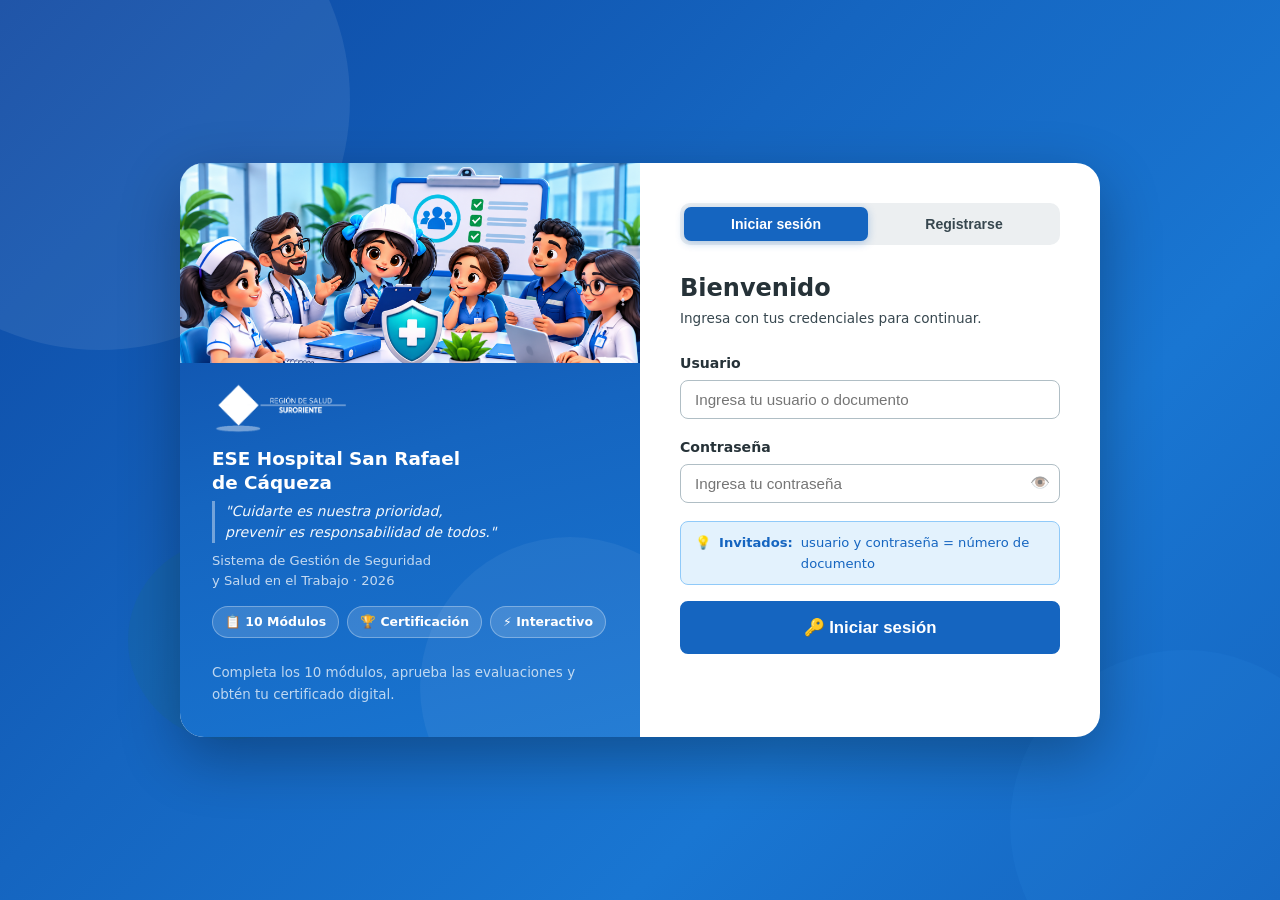
<file: SG-SST-Hospital-Caqueza/index.html>
<!DOCTYPE html>
<html lang="es">
<head>
  <meta charset="UTF-8" />
  <meta name="viewport" content="width=device-width, initial-scale=1.0" />
  <title>SG-SST | ESE Hospital San Rafael de Cáqueza – Inducción</title>
  <link rel="stylesheet" href="css/styles.css" />
  <link rel="stylesheet" href="css/login.css" />
</head>
<body class="login-body">

  <!-- ============================================================
       PANTALLA DE BIENVENIDA / LOGIN
       ============================================================ -->
  <div class="login-bg">
    <!-- Decoración de fondo -->
    <div class="login-blob login-blob-1"></div>
    <div class="login-blob login-blob-2"></div>
    <div class="login-blob login-blob-3"></div>

    <div class="login-wrapper">

      <!-- PANEL IZQUIERDO: Branding -->
      <div class="login-brand-panel">

        <!-- Imagen de portada 3D -->
        <div class="brand-portada-wrap">
          <img src="img/portada.png" alt="Inducción SG-SST Hospital Cáqueza" class="brand-portada-img"
               onerror="this.parentElement.style.display='none'" />
        </div>

        <!-- Logo institucional -->
        <div class="brand-logo-container">
          <img src="img/logo.png" alt="ESE Hospital San Rafael de Cáqueza"
               class="brand-logo-img"
               onerror="this.style.display='none'; document.getElementById('logo-fallback').style.display='flex'" />
          <div id="logo-fallback" class="brand-logo-circle" style="display:none">
            <span class="brand-logo-emoji">🏥</span>
          </div>
        </div>

        <h1 class="brand-title">ESE Hospital San Rafael<br>de Cáqueza</h1>

        <!-- Eslogan corporativo -->
        <p class="brand-eslogan">
          "Cuidarte es nuestra prioridad,<br>prevenir es responsabilidad de todos."
        </p>

        <p class="brand-subtitle">Sistema de Gestión de Seguridad<br>y Salud en el Trabajo · 2026</p>

        <div class="brand-badges">
          <span class="brand-badge">📋 10 Módulos</span>
          <span class="brand-badge">🏆 Certificación</span>
          <span class="brand-badge">⚡ Interactivo</span>
        </div>

        <p class="brand-desc">
          Completa los 10 módulos, aprueba las evaluaciones y obtén tu certificado digital.
        </p>
      </div>

      <!-- PANEL DERECHO: Formularios -->
      <div class="login-form-panel">

        <!-- TABS -->
        <div class="login-tabs" role="tablist">
          <button class="login-tab active" id="tab-login" role="tab"
                  onclick="switchTab('login')" aria-selected="true">
            Iniciar sesión
          </button>
          <button class="login-tab" id="tab-register" role="tab"
                  onclick="switchTab('register')" aria-selected="false">
            Registrarse
          </button>
        </div>

        <!-- ======= FORMULARIO LOGIN ======= -->
        <div id="form-login" class="login-form-section">
          <h2 class="form-title">Bienvenido</h2>
          <p class="form-hint">Ingresa con tus credenciales para continuar.</p>

          <div id="login-alert" class="alert alert-error" style="display:none"></div>

          <div class="form-group">
            <label class="form-label" for="login-user">Usuario</label>
            <input type="text" id="login-user" class="form-control"
                   placeholder="Ingresa tu usuario o documento"
                   autocomplete="username" />
          </div>

          <div class="form-group">
            <label class="form-label" for="login-pass">Contraseña</label>
            <div class="input-password-wrapper">
              <input type="password" id="login-pass" class="form-control"
                     placeholder="Ingresa tu contraseña"
                     autocomplete="current-password"
                     onkeydown="if(event.key==='Enter') doLogin()" />
              <button type="button" class="btn-toggle-pass" onclick="togglePassword('login-pass', this)"
                      title="Mostrar/ocultar contraseña">👁️</button>
            </div>
          </div>

          <div class="login-hint-box">
            <span>💡</span>
            <strong>Invitados:</strong> usuario y contraseña = número de documento</span>
          </div>

          <button class="btn btn-primary btn-block btn-lg mt-2" onclick="doLogin()" id="btn-login">
            🔑 Iniciar sesión
          </button>
        </div>

        <!-- ======= FORMULARIO REGISTRO ======= -->
        <div id="form-register" class="login-form-section" style="display:none">
          <h2 class="form-title">Crear cuenta</h2>
          <p class="form-hint">Completa el formulario para registrarte en la plataforma.</p>

          <div id="register-alert" class="alert alert-error" style="display:none"></div>
          <div id="register-success" class="alert alert-success" style="display:none"></div>

          <div class="form-grid-2">
            <div class="form-group">
              <label class="form-label" for="reg-nombre">Nombre completo *</label>
              <input type="text" id="reg-nombre" class="form-control" placeholder="Nombres y apellidos" />
            </div>
            <div class="form-group">
              <label class="form-label" for="reg-documento">N.º de documento *</label>
              <input type="text" id="reg-documento" class="form-control" placeholder="CC / CE / NIT" />
            </div>
          </div>

          <div class="form-grid-2">
            <div class="form-group">
              <label class="form-label" for="reg-cargo">Cargo *</label>
              <input type="text" id="reg-cargo" class="form-control" placeholder="Ej. Auxiliar de enfermería" />
            </div>
            <div class="form-group">
              <label class="form-label" for="reg-area">Área / Servicio *</label>
              <input type="text" id="reg-area" class="form-control" placeholder="Ej. Urgencias" />
            </div>
          </div>

          <div class="form-grid-2">
            <div class="form-group">
              <label class="form-label" for="reg-vinculacion">Tipo de vinculación *</label>
              <select id="reg-vinculacion" class="form-control form-select">
                <option value="">-- Selecciona --</option>
                <option value="Planta">Planta</option>
                <option value="Contratista">Contratista</option>
                <option value="Pasante">Pasante / Práctica</option>
                <option value="Provisional">Provisional</option>
                <option value="Cooperativa">Cooperativa</option>
                <option value="Otro">Otro</option>
              </select>
            </div>
            <div class="form-group">
              <label class="form-label" for="reg-sede">Sede *</label>
              <select id="reg-sede" class="form-control form-select">
                <option value="">-- Selecciona --</option>
                <option value="Hospital San Rafael de Cáqueza">Hospital San Rafael de Cáqueza</option>
                <option value="Centro de Salud Guayabetal">Centro de Salud Guayabetal</option>
                <option value="Centro de Salud Quetame">Centro de Salud Quetame</option>
                <option value="Centro de Salud Gutierrez">Centro de Salud Gutierrez</option>
                <option value="Centro de Salud Chipaque">Centro de Salud Chipaque</option>
                <option value="Puesto de Salud Puente Quetame">Puesto de Salud Puente Quetame</option>
              </select>
            </div>
          </div>

          <div class="form-group">
            <label class="form-label" for="reg-correo">Correo electrónico</label>
            <input type="email" id="reg-correo" class="form-control" placeholder="correo@ejemplo.com" />
          </div>

          <div class="form-group">
            <label class="form-label" for="reg-formacion">Tipo de formación *</label>
            <select id="reg-formacion" class="form-control form-select">
              <option value="">-- Selecciona --</option>
              <option value="Inducción">Inducción (nuevo ingreso)</option>
              <option value="Reinducción">Reinducción (anual)</option>
            </select>
          </div>

          <!-- Aviso de privacidad -->
          <div class="privacy-box">
            <label class="privacy-label">
              <input type="checkbox" id="reg-privacidad" />
              <span>
                He leído y acepto el
                <a href="#" onclick="showPrivacidad(event)">Aviso de Privacidad</a>
                de la ESE Hospital San Rafael de Cáqueza para el tratamiento de mis datos personales
                en el marco de la Ley 1581 de 2012 y el Decreto 1377 de 2013.
              </span>
            </label>
          </div>

          <div class="form-hint mt-1" style="font-size:0.8rem; color: var(--gris-texto);">
            <strong>IMPORTANTE:</strong> Tu usuario y contraseña inicial serán tu <strong>número de documento</strong>.
          </div>

          <button class="btn btn-success btn-block btn-lg mt-2" onclick="doRegister()" id="btn-register">
            ✅ Registrarme
          </button>
        </div>

      </div><!-- /login-form-panel -->
    </div><!-- /login-wrapper -->
  </div><!-- /login-bg -->

  <!-- Modal aviso de privacidad -->
  <div class="modal-overlay" id="modal-privacidad">
    <div class="modal-box">
      <button class="modal-close" onclick="closeModal('modal-privacidad')">✕</button>
      <h3 style="margin-bottom:1rem">📋 Aviso de Privacidad</h3>
      <div style="font-size:0.9rem; line-height:1.7; max-height:380px; overflow-y:auto">
        <p><strong>ESE Hospital San Rafael de Cáqueza</strong> trata sus datos personales con estricto apego a la Ley 1581 de 2012 y el Decreto 1377 de 2013.</p>
        <p class="mt-2"><strong>Finalidad:</strong> Los datos recopilados (nombre, documento, cargo, área, sede, correo) se usarán exclusivamente para:</p>
        <ul style="margin-top:0.5rem; padding-left:1.5rem">
          <li>Registrar la participación en la inducción SG-SST.</li>
          <li>Generar el certificado de aprobación.</li>
          <li>Reportes internos de cumplimiento de formación.</li>
        </ul>
        <p class="mt-2"><strong>Derechos:</strong> Puede conocer, actualizar, rectificar o solicitar la supresión de sus datos contactando al área de SST o al Comité de Convivencia.</p>
        <p class="mt-2"><strong>Responsable:</strong> ESE Hospital San Rafael de Cáqueza, Cáqueza – Cundinamarca, Colombia.</p>
        <p class="mt-2">Los datos no serán compartidos con terceros sin autorización expresa, salvo obligación legal.</p>
      </div>
      <div class="text-right mt-3">
        <button class="btn btn-primary" onclick="closeModal('modal-privacidad')">Entendido</button>
      </div>
    </div>
  </div>

  <script src="js/database.js"></script>
  <script src="js/auth.js"></script>
  <script>
    // Inicializar BD
    DB.init();

    // Si ya hay sesión activa, redirigir
    if (Auth.estaAutenticado()) {
      const u = Auth.getUsuarioActual();
      window.location.href = u.rol === 'admin' ? 'pages/admin.html' : 'pages/dashboard.html';
    }

    /** Alterna entre las pestañas de login y registro */
    function switchTab(tab) {
      document.getElementById('form-login').style.display = tab === 'login' ? 'block' : 'none';
      document.getElementById('form-register').style.display = tab === 'register' ? 'block' : 'none';
      document.getElementById('tab-login').classList.toggle('active', tab === 'login');
      document.getElementById('tab-register').classList.toggle('active', tab === 'register');
    }

    /** Realiza el login */
    function doLogin() {
      const user = document.getElementById('login-user').value.trim();
      const pass = document.getElementById('login-pass').value;
      const alert = document.getElementById('login-alert');

      if (!user || !pass) {
        showAlert(alert, '⚠️ Completa todos los campos.');
        return;
      }

      const result = Auth.login(user, pass);
      if (!result.ok) {
        showAlert(alert, '❌ ' + result.msg);
        return;
      }

      // Redirigir según rol
      alert.style.display = 'none';
      const destino = result.usuario.rol === 'admin' ? '../pages/admin.html' : '../pages/dashboard.html';
      // Desde index.html en raíz, ajustar rutas:
      window.location.href = result.usuario.rol === 'admin' ? 'pages/admin.html' : 'pages/dashboard.html';
    }

    /** Registra un nuevo usuario */
    function doRegister() {
      const alertEl = document.getElementById('register-alert');
      const successEl = document.getElementById('register-success');
      alertEl.style.display = 'none';
      successEl.style.display = 'none';

      const datos = {
        nombre: document.getElementById('reg-nombre').value.trim(),
        documento: document.getElementById('reg-documento').value.trim(),
        cargo: document.getElementById('reg-cargo').value.trim(),
        area: document.getElementById('reg-area').value.trim(),
        vinculacion: document.getElementById('reg-vinculacion').value,
        sede: document.getElementById('reg-sede').value,
        correo: document.getElementById('reg-correo').value.trim(),
        tipoFormacion: document.getElementById('reg-formacion').value,
        aceptaPrivacidad: document.getElementById('reg-privacidad').checked
      };

      // Validaciones
      if (!datos.nombre || !datos.documento || !datos.cargo || !datos.area ||
          !datos.vinculacion || !datos.sede || !datos.tipoFormacion) {
        showAlert(alertEl, '⚠️ Completa todos los campos obligatorios (*).');
        return;
      }
      if (!datos.aceptaPrivacidad) {
        showAlert(alertEl, '⚠️ Debes aceptar el aviso de privacidad para continuar.');
        return;
      }

      const result = DB.registrarUsuario(datos);
      if (!result.ok) {
        showAlert(alertEl, '❌ ' + result.msg);
        return;
      }

      // Éxito
      successEl.innerHTML = `✅ <strong>Registro exitoso.</strong> Tu usuario es: <code>${datos.documento}</code>. 
        Tu contraseña inicial es también tu número de documento. ¡Bienvenido/a!`;
      successEl.style.display = 'flex';

      // Limpiar formulario
      ['reg-nombre','reg-documento','reg-cargo','reg-area','reg-vinculacion','reg-sede','reg-correo'].forEach(id => {
        document.getElementById(id).value = '';
      });
      ['reg-formacion'].forEach(id => {
        document.getElementById(id).value = '';
      });
      document.getElementById('reg-privacidad').checked = false;

      // Ir a login tras 2.5s
      setTimeout(() => switchTab('login'), 2500);
    }

    /** Muestra un mensaje de alerta */
    function showAlert(el, msg) {
      el.innerHTML = msg;
      el.style.display = 'flex';
      setTimeout(() => el.style.display = 'none', 5000);
    }

    /** Muestra/oculta contraseña */
    function togglePassword(inputId, btn) {
      const input = document.getElementById(inputId);
      if (input.type === 'password') {
        input.type = 'text';
        btn.textContent = '🙈';
      } else {
        input.type = 'password';
        btn.textContent = '👁️';
      }
    }

    /** Muestra modal de privacidad */
    function showPrivacidad(e) {
      e.preventDefault();
      document.getElementById('modal-privacidad').classList.add('active');
    }

    /** Cierra un modal por ID */
    function closeModal(id) {
      document.getElementById(id).classList.remove('active');
    }
  </script>
</body>
</html>
</file>
<file: SG-SST-Hospital-Caqueza/css/styles.css>
/*
 * styles.css
 * Estilos globales – Plataforma SG-SST Inducción Interactiva
 * ESE Hospital San Rafael de Cáqueza
 *
 * Paleta corporativa:
 *   --azul-primario:   #1565C0  (azul institucional)
 *   --verde-salud:     #2E7D32  (verde salud)
 *   --azul-claro:      #42A5F5  (acento)
 *   --blanco:          #FFFFFF
 *   --gris-fondo:      #F5F7FA
 *   --gris-texto:      #37474F
 *   --naranja-acento:  #FF6F00  (alerta / énfasis)
 */

/* ============================================================
   RESET Y BASE
   ============================================================ */
*, *::before, *::after {
  box-sizing: border-box;
  margin: 0;
  padding: 0;
}

:root {
  --azul-primario:   #1565C0;
  --azul-oscuro:     #0D47A1;
  --azul-claro:      #42A5F5;
  --verde-salud:     #2E7D32;
  --verde-claro:     #43A047;
  --blanco:          #FFFFFF;
  --gris-fondo:      #F5F7FA;
  --gris-claro:      #ECEFF1;
  --gris-medio:      #B0BEC5;
  --gris-texto:      #37474F;
  --gris-oscuro:     #263238;
  --naranja-acento:  #FF6F00;
  --rojo-error:      #C62828;
  --verde-exito:     #2E7D32;
  --sombra-sm:       0 2px 8px rgba(0,0,0,0.10);
  --sombra-md:       0 4px 20px rgba(0,0,0,0.13);
  --sombra-lg:       0 8px 40px rgba(0,0,0,0.16);
  --radio-sm:        8px;
  --radio-md:        12px;
  --radio-lg:        20px;
  --transicion:      0.25s ease;
}

html {
  font-size: 16px;
  scroll-behavior: smooth;
}

body {
  font-family: 'Segoe UI', system-ui, -apple-system, sans-serif;
  background: var(--gris-fondo);
  color: var(--gris-texto);
  line-height: 1.6;
  min-height: 100vh;
}

a { color: var(--azul-primario); text-decoration: none; }
a:hover { text-decoration: underline; }

img { max-width: 100%; display: block; }

ul, ol { padding-left: 1.25rem; }

/* ============================================================
   TIPOGRAFÍA
   ============================================================ */
h1, h2, h3, h4, h5 {
  color: var(--gris-oscuro);
  font-weight: 700;
  line-height: 1.25;
}
h1 { font-size: clamp(1.6rem, 4vw, 2.4rem); }
h2 { font-size: clamp(1.3rem, 3vw, 1.9rem); }
h3 { font-size: clamp(1.1rem, 2.5vw, 1.4rem); }
h4 { font-size: 1.1rem; }

/* ============================================================
   NAVBAR
   ============================================================ */
.navbar {
  background: linear-gradient(135deg, var(--azul-oscuro) 0%, var(--azul-primario) 100%);
  padding: 0 1.5rem;
  display: flex;
  align-items: center;
  justify-content: space-between;
  height: 64px;
  position: sticky;
  top: 0;
  z-index: 1000;
  box-shadow: var(--sombra-md);
}

.navbar-brand {
  display: flex;
  align-items: center;
  gap: 12px;
  color: var(--blanco);
  font-weight: 700;
  font-size: 1rem;
}

.navbar-brand .logo-icon {
  width: 40px;
  height: 40px;
  background: var(--blanco);
  border-radius: 50%;
  display: flex;
  align-items: center;
  justify-content: center;
  font-size: 1.3rem;
  box-shadow: var(--sombra-sm);
  flex-shrink: 0;
}

.navbar-brand .brand-text {
  display: flex;
  flex-direction: column;
  line-height: 1.2;
}

.navbar-brand .brand-name { font-size: 0.95rem; }
.navbar-brand .brand-sub  { font-size: 0.72rem; opacity: 0.85; font-weight: 400; }

.navbar-actions {
  display: flex;
  align-items: center;
  gap: 12px;
}

.navbar-user {
  color: var(--blanco);
  font-size: 0.85rem;
  opacity: 0.9;
  display: flex;
  align-items: center;
  gap: 6px;
}

.btn-logout {
  background: rgba(255,255,255,0.15);
  color: var(--blanco);
  border: 1px solid rgba(255,255,255,0.3);
  padding: 6px 14px;
  border-radius: var(--radio-sm);
  font-size: 0.82rem;
  cursor: pointer;
  transition: background var(--transicion);
}

.btn-logout:hover { background: rgba(255,255,255,0.28); }

/* ============================================================
   BOTONES
   ============================================================ */
.btn {
  display: inline-flex;
  align-items: center;
  justify-content: center;
  gap: 8px;
  padding: 10px 22px;
  border-radius: var(--radio-sm);
  font-size: 0.95rem;
  font-weight: 600;
  cursor: pointer;
  border: 2px solid transparent;
  transition: all var(--transicion);
  white-space: nowrap;
  text-decoration: none;
}

.btn-primary {
  background: var(--azul-primario);
  color: var(--blanco);
  border-color: var(--azul-primario);
}
.btn-primary:hover {
  background: var(--azul-oscuro);
  border-color: var(--azul-oscuro);
  transform: translateY(-1px);
  box-shadow: var(--sombra-sm);
}

.btn-success {
  background: var(--verde-salud);
  color: var(--blanco);
  border-color: var(--verde-salud);
}
.btn-success:hover {
  background: var(--verde-claro);
  border-color: var(--verde-claro);
  transform: translateY(-1px);
}

.btn-outline {
  background: transparent;
  color: var(--azul-primario);
  border-color: var(--azul-primario);
}
.btn-outline:hover {
  background: var(--azul-primario);
  color: var(--blanco);
}

.btn-danger {
  background: var(--rojo-error);
  color: var(--blanco);
  border-color: var(--rojo-error);
}

.btn-sm { padding: 6px 14px; font-size: 0.82rem; }
.btn-lg { padding: 14px 32px; font-size: 1.05rem; }
.btn-block { width: 100%; }

.btn:disabled {
  opacity: 0.5;
  cursor: not-allowed;
  transform: none !important;
}

/* ============================================================
   TARJETAS (CARDS)
   ============================================================ */
.card {
  background: var(--blanco);
  border-radius: var(--radio-md);
  padding: 1.5rem;
  box-shadow: var(--sombra-sm);
  transition: box-shadow var(--transicion), transform var(--transicion);
}

.card:hover { box-shadow: var(--sombra-md); }

.card-header {
  margin-bottom: 1rem;
  padding-bottom: 0.75rem;
  border-bottom: 2px solid var(--gris-claro);
}

.card-title {
  font-size: 1.1rem;
  font-weight: 700;
  color: var(--gris-oscuro);
  display: flex;
  align-items: center;
  gap: 8px;
}

/* ============================================================
   FORMULARIOS
   ============================================================ */
.form-group {
  margin-bottom: 1.1rem;
}

.form-label {
  display: block;
  font-size: 0.88rem;
  font-weight: 600;
  color: var(--gris-oscuro);
  margin-bottom: 5px;
}

.form-control {
  width: 100%;
  padding: 10px 14px;
  border: 1.5px solid var(--gris-medio);
  border-radius: var(--radio-sm);
  font-size: 0.95rem;
  color: var(--gris-texto);
  background: var(--blanco);
  transition: border-color var(--transicion), box-shadow var(--transicion);
}

.form-control:focus {
  outline: none;
  border-color: var(--azul-primario);
  box-shadow: 0 0 0 3px rgba(21,101,192,0.12);
}

.form-control.is-invalid { border-color: var(--rojo-error); }
.form-control.is-valid   { border-color: var(--verde-salud); }

.form-select {
  appearance: none;
  background-image: url("data:image/svg+xml,%3Csvg xmlns='http://www.w3.org/2000/svg' width='12' height='8'%3E%3Cpath d='M6 8L0 0h12z' fill='%2337474F'/%3E%3C/svg%3E");
  background-repeat: no-repeat;
  background-position: right 12px center;
  padding-right: 36px;
}

.form-error {
  font-size: 0.8rem;
  color: var(--rojo-error);
  margin-top: 4px;
  display: none;
}

.form-error.visible { display: block; }

/* ============================================================
   ALERTAS
   ============================================================ */
.alert {
  padding: 12px 16px;
  border-radius: var(--radio-sm);
  font-size: 0.9rem;
  display: flex;
  align-items: flex-start;
  gap: 10px;
  margin-bottom: 1rem;
}

.alert-error   { background: #FFEBEE; color: var(--rojo-error); border-left: 4px solid var(--rojo-error); }
.alert-success { background: #E8F5E9; color: var(--verde-salud); border-left: 4px solid var(--verde-salud); }
.alert-info    { background: #E3F2FD; color: var(--azul-primario); border-left: 4px solid var(--azul-primario); }
.alert-warning { background: #FFF3E0; color: var(--naranja-acento); border-left: 4px solid var(--naranja-acento); }

/* ============================================================
   MODAL
   ============================================================ */
.modal-overlay {
  position: fixed;
  inset: 0;
  background: rgba(0,0,0,0.55);
  display: none;
  align-items: center;
  justify-content: center;
  z-index: 2000;
  padding: 1rem;
}

.modal-overlay.active { display: flex; }

.modal-box {
  background: var(--blanco);
  border-radius: var(--radio-lg);
  padding: 2rem;
  max-width: 540px;
  width: 100%;
  position: relative;
  box-shadow: var(--sombra-lg);
  animation: modalIn 0.25s ease;
}

@keyframes modalIn {
  from { transform: scale(0.9); opacity: 0; }
  to   { transform: scale(1);   opacity: 1; }
}

.modal-close {
  position: absolute;
  top: 14px; right: 16px;
  background: none;
  border: none;
  font-size: 1.4rem;
  cursor: pointer;
  color: var(--gris-medio);
  line-height: 1;
  padding: 2px 6px;
  border-radius: 4px;
  transition: color var(--transicion);
}

.modal-close:hover { color: var(--gris-texto); }

/* ============================================================
   BADGE / CHIP
   ============================================================ */
.badge {
  display: inline-block;
  padding: 3px 10px;
  border-radius: 20px;
  font-size: 0.75rem;
  font-weight: 600;
}

.badge-primary { background: var(--azul-primario); color: var(--blanco); }
.badge-success { background: var(--verde-salud); color: var(--blanco); }
.badge-warning { background: var(--naranja-acento); color: var(--blanco); }
.badge-danger  { background: var(--rojo-error); color: var(--blanco); }
.badge-muted   { background: var(--gris-claro); color: var(--gris-texto); }

/* ============================================================
   PROGRESS BAR
   ============================================================ */
.progress-container {
  background: var(--gris-claro);
  border-radius: 20px;
  overflow: hidden;
  height: 10px;
}

.progress-bar {
  height: 100%;
  border-radius: 20px;
  background: linear-gradient(90deg, var(--azul-primario), var(--azul-claro));
  transition: width 0.4s ease;
}

.progress-bar.success {
  background: linear-gradient(90deg, var(--verde-salud), var(--verde-claro));
}

/* ============================================================
   UTILIDADES
   ============================================================ */
.container {
  max-width: 1200px;
  margin: 0 auto;
  padding: 0 1.5rem;
}

.text-center { text-align: center; }
.text-right  { text-align: right; }
.mt-1 { margin-top: 0.5rem; }
.mt-2 { margin-top: 1rem; }
.mt-3 { margin-top: 1.5rem; }
.mt-4 { margin-top: 2rem; }
.mb-1 { margin-bottom: 0.5rem; }
.mb-2 { margin-bottom: 1rem; }
.mb-3 { margin-bottom: 1.5rem; }
.mb-4 { margin-bottom: 2rem; }
.d-flex { display: flex; }
.align-center { align-items: center; }
.justify-between { justify-content: space-between; }
.gap-1 { gap: 0.5rem; }
.gap-2 { gap: 1rem; }
.fw-bold { font-weight: 700; }
.text-muted { color: var(--gris-medio); }
.text-primary { color: var(--azul-primario); }
.text-success { color: var(--verde-salud); }
.text-danger  { color: var(--rojo-error); }

/* Listas con estilo dentro de pantallas de módulo */
.screen-list {
  margin-top: 0.5rem;
  padding-left: 1.5rem;
}

.screen-list li {
  margin-bottom: 0.4rem;
  line-height: 1.55;
}

/* ============================================================
   LOADER / SPINNER
   ============================================================ */
.spinner {
  width: 36px; height: 36px;
  border: 4px solid var(--gris-claro);
  border-top-color: var(--azul-primario);
  border-radius: 50%;
  animation: spin 0.7s linear infinite;
  margin: 2rem auto;
}

@keyframes spin { to { transform: rotate(360deg); } }

/* ============================================================
   RESPONSIVE HELPERS
   ============================================================ */
@media (max-width: 768px) {
  .navbar { padding: 0 1rem; }
  .navbar-brand .brand-sub { display: none; }
  .container { padding: 0 1rem; }
  .modal-box { padding: 1.5rem; }
  .btn-lg { padding: 12px 24px; }
}

@media (max-width: 480px) {
  .navbar-brand .brand-name { font-size: 0.82rem; }
  .btn { padding: 9px 16px; font-size: 0.88rem; }
}
</file>
<file: SG-SST-Hospital-Caqueza/css/login.css>
/*
 * login.css
 * Estilos específicos para la pantalla de login/registro
 */

body.login-body {
  overflow-x: hidden;
  min-height: 100vh;
}

/* ============================================================
   FONDO CON GRADIENTE + BLOBS DECORATIVOS
   ============================================================ */
.login-bg {
  min-height: 100vh;
  background: linear-gradient(135deg, #0D47A1 0%, #1565C0 40%, #1976D2 70%, #1565C0 100%);
  display: flex;
  align-items: center;
  justify-content: center;
  padding: 2rem 1rem;
  position: relative;
  overflow: hidden;
}

.login-blob {
  position: absolute;
  border-radius: 50%;
  opacity: 0.08;
  pointer-events: none;
}

.login-blob-1 {
  width: 500px; height: 500px;
  background: #FFFFFF;
  top: -150px; left: -150px;
  animation: blobFloat 8s ease-in-out infinite;
}

.login-blob-2 {
  width: 350px; height: 350px;
  background: #42A5F5;
  bottom: -100px; right: -80px;
  animation: blobFloat 10s ease-in-out infinite reverse;
}

.login-blob-3 {
  width: 200px; height: 200px;
  background: #2E7D32;
  top: 60%; left: 10%;
  animation: blobFloat 6s ease-in-out infinite;
}

@keyframes blobFloat {
  0%, 100% { transform: translate(0, 0) scale(1); }
  50%       { transform: translate(20px, -20px) scale(1.05); }
}

/* ============================================================
   CONTENEDOR PRINCIPAL
   ============================================================ */
.login-wrapper {
  display: grid;
  grid-template-columns: 1fr 1fr;
  max-width: 920px;
  width: 100%;
  background: #FFFFFF;
  border-radius: 24px;
  overflow: hidden;
  box-shadow: 0 20px 60px rgba(0,0,0,0.30);
  position: relative;
  z-index: 1;
}

/* ============================================================
   PANEL IZQUIERDO – BRANDING
   ============================================================ */
.login-brand-panel {
  background: linear-gradient(165deg, #0D47A1 0%, #1565C0 50%, #1976D2 100%);
  padding: 1.8rem 2rem 2rem;
  display: flex;
  flex-direction: column;
  align-items: flex-start;
  justify-content: flex-start;
  color: #FFFFFF;
  position: relative;
  overflow: hidden;
}

.login-brand-panel::before {
  content: '';
  position: absolute;
  width: 300px; height: 300px;
  background: rgba(255,255,255,0.05);
  border-radius: 50%;
  bottom: -100px; right: -80px;
}

/* Imagen de portada 3D */
.brand-portada-wrap {
  width: calc(100% + 4rem);  /* sangra a los bordes del panel */
  margin: -1.8rem -2rem 1.2rem;
  overflow: hidden;
  flex-shrink: 0;
  max-height: 200px;
}

.brand-portada-img {
  width: 100%;
  height: 200px;
  object-fit: cover;
  object-position: center top;
  display: block;
}

/* Logo institucional */
.brand-logo-container { margin-bottom: 0.8rem; }

.brand-logo-img {
  max-height: 52px;
  max-width: 220px;
  object-fit: contain;
  filter: brightness(0) invert(1); /* lo convierte a blanco para que resalte sobre el fondo azul */
  display: block;
}

.brand-logo-circle {
  width: 68px; height: 68px;
  background: rgba(255,255,255,0.15);
  border-radius: 50%;
  display: flex;
  align-items: center;
  justify-content: center;
  border: 3px solid rgba(255,255,255,0.35);
  box-shadow: 0 4px 20px rgba(0,0,0,0.20);
}

.brand-logo-emoji { font-size: 2.2rem; }

.brand-title {
  font-size: 1.15rem;
  font-weight: 800;
  color: #FFFFFF;
  line-height: 1.3;
  margin-bottom: 0.4rem;
}

/* Eslogan corporativo */
.brand-eslogan {
  font-size: 0.88rem;
  font-style: italic;
  color: rgba(255,255,255,0.95);
  line-height: 1.5;
  margin-bottom: 0.5rem;
  border-left: 3px solid rgba(255,255,255,0.4);
  padding-left: 10px;
}

.brand-subtitle {
  font-size: 0.82rem;
  color: rgba(255,255,255,0.75);
  line-height: 1.5;
  margin-bottom: 1rem;
}

.brand-badges {
  display: flex;
  flex-wrap: wrap;
  gap: 8px;
  margin-bottom: 1.5rem;
}

.brand-badge {
  background: rgba(255,255,255,0.15);
  border: 1px solid rgba(255,255,255,0.3);
  padding: 5px 12px;
  border-radius: 20px;
  font-size: 0.78rem;
  font-weight: 600;
  color: #FFFFFF;
}

.brand-desc {
  font-size: 0.84rem;
  color: rgba(255,255,255,0.72);
  line-height: 1.6;
}

/* ============================================================
   PANEL DERECHO – FORMULARIO
   ============================================================ */
.login-form-panel {
  padding: 2.5rem 2.5rem;
  display: flex;
  flex-direction: column;
  overflow-y: auto;
  max-height: 90vh;
}

/* Tabs */
.login-tabs {
  display: flex;
  gap: 4px;
  background: var(--gris-claro);
  padding: 4px;
  border-radius: 10px;
  margin-bottom: 1.8rem;
}

.login-tab {
  flex: 1;
  padding: 9px;
  border: none;
  background: transparent;
  border-radius: 7px;
  font-size: 0.88rem;
  font-weight: 600;
  cursor: pointer;
  color: var(--gris-texto);
  transition: all 0.2s ease;
}

.login-tab.active {
  background: var(--azul-primario);
  color: #FFFFFF;
  box-shadow: 0 2px 8px rgba(21,101,192,0.3);
}

/* Títulos del formulario */
.form-title {
  font-size: 1.5rem;
  font-weight: 700;
  color: var(--gris-oscuro);
  margin-bottom: 0.3rem;
}

.form-hint {
  font-size: 0.85rem;
  color: var(--gris-texto);
  margin-bottom: 1.4rem;
}

/* Grid 2 columnas en registro */
.form-grid-2 {
  display: grid;
  grid-template-columns: 1fr 1fr;
  gap: 0 1rem;
}

/* Input password con ojito */
.input-password-wrapper {
  position: relative;
}

.input-password-wrapper .form-control {
  padding-right: 44px;
}

.btn-toggle-pass {
  position: absolute;
  right: 10px; top: 50%;
  transform: translateY(-50%);
  background: none;
  border: none;
  cursor: pointer;
  font-size: 1rem;
  line-height: 1;
  opacity: 0.6;
  transition: opacity 0.2s;
}

.btn-toggle-pass:hover { opacity: 1; }

/* Caja de sugerencia de credenciales */
.login-hint-box {
  background: #E3F2FD;
  border: 1px solid #90CAF9;
  border-radius: 8px;
  padding: 10px 14px;
  font-size: 0.82rem;
  color: #1565C0;
  display: flex;
  gap: 8px;
  align-items: flex-start;
  line-height: 1.6;
}

.login-hint-box code {
  background: rgba(21,101,192,0.1);
  padding: 1px 5px;
  border-radius: 4px;
  font-family: monospace;
  font-size: 0.85em;
}

/* Privacidad */
.privacy-box {
  background: var(--gris-fondo);
  border: 1px solid var(--gris-claro);
  border-radius: 8px;
  padding: 12px;
  margin-top: 0.5rem;
}

.privacy-label {
  display: flex;
  gap: 10px;
  align-items: flex-start;
  font-size: 0.83rem;
  color: var(--gris-texto);
  cursor: pointer;
  line-height: 1.5;
}

.privacy-label input[type="checkbox"] {
  width: 16px; height: 16px;
  flex-shrink: 0;
  margin-top: 2px;
  accent-color: var(--azul-primario);
}

/* ============================================================
   RESPONSIVE
   ============================================================ */
@media (max-width: 768px) {
  .login-wrapper {
    grid-template-columns: 1fr;
    max-width: 480px;
  }

  .login-brand-panel {
    padding: 0 0 1.5rem;
    align-items: flex-start;
  }

  .brand-portada-wrap {
    width: 100%;
    margin: 0 0 1.2rem;
    max-height: 160px;
  }

  .brand-portada-img { height: 160px; }

  .login-brand-panel h1,
  .login-brand-panel p,
  .brand-badges { padding: 0 1.5rem; }

  .brand-logo-container { padding: 0 1.5rem; }
  .brand-badges { justify-content: flex-start; }

  .login-form-panel {
    padding: 1.8rem 1.5rem;
    max-height: none;
  }

  .form-grid-2 { grid-template-columns: 1fr; gap: 0; }
}

@media (max-width: 480px) {
  .login-brand-panel { display: none; }
  .login-wrapper { border-radius: 16px; }
  .login-form-panel { padding: 1.5rem 1.2rem; }
}
</file>
<file: SG-SST-Hospital-Caqueza/css/admin.css>
/*
 * admin.css
 * Estilos para el panel de administración
 */

.admin-main {
  padding-top: 1.5rem;
  padding-bottom: 3rem;
}

/* ============================================================
   TABS DE ADMIN
   ============================================================ */
.admin-tabs-wrapper {
  background: var(--blanco);
  border-bottom: 2px solid var(--gris-claro);
  position: sticky;
  top: 64px;
  z-index: 900;
  box-shadow: 0 2px 8px rgba(0,0,0,0.05);
}

.admin-tabs {
  display: flex;
  gap: 0;
  overflow-x: auto;
}

.admin-tab {
  padding: 14px 20px;
  background: none;
  border: none;
  border-bottom: 3px solid transparent;
  font-size: 0.9rem;
  font-weight: 600;
  color: var(--gris-texto);
  cursor: pointer;
  transition: all 0.2s ease;
  white-space: nowrap;
}

.admin-tab:hover { color: var(--azul-primario); }

.admin-tab.active {
  color: var(--azul-primario);
  border-bottom-color: var(--azul-primario);
}

/* ============================================================
   ENCABEZADO DE SECCIÓN
   ============================================================ */
.admin-section-header {
  display: flex;
  align-items: flex-start;
  justify-content: space-between;
  margin-bottom: 1.2rem;
  flex-wrap: wrap;
  gap: 1rem;
}

.admin-section-header h2 { font-size: 1.5rem; }
.admin-section-header p  { margin-top: 2px; }

.admin-section-actions {
  display: flex;
  gap: 0.75rem;
  flex-wrap: wrap;
  align-items: center;
}

/* ============================================================
   ESTADÍSTICAS
   ============================================================ */
.admin-stats-row {
  display: grid;
  grid-template-columns: repeat(auto-fit, minmax(160px, 1fr));
  gap: 1rem;
  margin-bottom: 0.5rem;
}

.admin-stat-card {
  background: var(--blanco);
  border-radius: var(--radio-md);
  padding: 1.2rem 1.5rem;
  box-shadow: var(--sombra-sm);
  text-align: center;
  border-top: 4px solid var(--azul-primario);
}

.admin-stat-card.success { border-top-color: var(--verde-salud); }
.admin-stat-card.warning { border-top-color: var(--naranja-acento); }
.admin-stat-card.muted   { border-top-color: var(--gris-medio); }

.admin-stat-num {
  display: block;
  font-size: 2.2rem;
  font-weight: 800;
  color: var(--gris-oscuro);
}

.admin-stat-label {
  font-size: 0.8rem;
  color: var(--gris-texto);
  margin-top: 4px;
}

/* ============================================================
   FILTROS
   ============================================================ */
.admin-filters { padding: 1rem 1.5rem; }

.filters-row {
  display: flex;
  gap: 1rem;
  flex-wrap: wrap;
  align-items: center;
}

/* ============================================================
   TABLA ADMIN
   ============================================================ */
.table-responsive { overflow-x: auto; }

.admin-table {
  width: 100%;
  border-collapse: collapse;
  font-size: 0.88rem;
}

.admin-table th {
  background: var(--gris-fondo);
  padding: 10px 12px;
  text-align: left;
  font-weight: 700;
  color: var(--gris-oscuro);
  font-size: 0.8rem;
  text-transform: uppercase;
  letter-spacing: 0.4px;
  border-bottom: 2px solid var(--gris-claro);
  white-space: nowrap;
}

.admin-table td {
  padding: 10px 12px;
  border-bottom: 1px solid var(--gris-claro);
  vertical-align: middle;
}

.admin-table tbody tr:hover { background: var(--gris-fondo); }

/* ============================================================
   MÓDULOS – EDICIÓN
   ============================================================ */
.mod-edit-header {
  display: flex;
  align-items: center;
  justify-content: space-between;
  gap: 1rem;
  padding-left: 1rem;
  flex-wrap: wrap;
}

.modulos-edit-list .card { padding: 1.2rem 1.5rem; }

/* ============================================================
   TOAST
   ============================================================ */
.toast-msg {
  position: fixed;
  bottom: 24px;
  left: 50%;
  transform: translateX(-50%) translateY(20px);
  background: var(--gris-oscuro);
  color: #FFFFFF;
  padding: 12px 24px;
  border-radius: 24px;
  font-size: 0.9rem;
  font-weight: 600;
  z-index: 9999;
  opacity: 0;
  transition: all 0.3s ease;
  pointer-events: none;
  box-shadow: var(--sombra-md);
}

.toast-msg.toast-visible {
  opacity: 1;
  transform: translateX(-50%) translateY(0);
}

/* ============================================================
   RESPONSIVE
   ============================================================ */
@media (max-width: 768px) {
  .admin-stats-row { grid-template-columns: 1fr 1fr; }
  .admin-section-header { flex-direction: column; }
  .filters-row { flex-direction: column; }
  .filters-row .form-control { max-width: 100% !important; width: 100%; }
}

/* ============================================================
   CERTIFICADO – EDICIÓN ADMIN
   ============================================================ */
.cert-edit-grid {
  display: grid;
  grid-template-columns: 1fr 1fr;
  gap: 1.5rem;
  margin-top: 0.5rem;
}

@media (max-width: 900px) {
  .cert-edit-grid { grid-template-columns: 1fr; }
}

.form-grid-2 {
  display: grid;
  grid-template-columns: 1fr 1fr;
  gap: 0 1rem;
}

/* Mini preview del certificado */
.cert-preview-mini { font-size: 0.72rem; }

.cert-mini-box {
  border: 3px solid #1565C0;
  border-radius: 6px;
  overflow: hidden;
  background: #FFF;
  font-family: 'Segoe UI', sans-serif;
}

.cert-mini-stripe {
  background: linear-gradient(135deg, #0D47A1, #1565C0);
  padding: 0.7rem 1rem;
  display: flex;
  align-items: center;
  gap: 0.6rem;
}

.cert-mini-logo {
  width: 32px; height: 32px;
  border-radius: 50%;
  object-fit: contain;
  background: #fff;
  padding: 2px;
}

.cert-mini-inst  { font-size: 0.72rem; font-weight: 700; color: #fff; line-height: 1.3; }
.cert-mini-sub   { font-size: 0.65rem; color: rgba(255,255,255,0.7); }

.cert-mini-body { padding: 0.8rem 1rem; text-align: center; }

.cert-mini-label   { font-size: 0.6rem; letter-spacing: 2px; color: #90A4AE; text-transform: uppercase; }
.cert-mini-title   { font-size: 1rem; font-weight: 700; color: #0D47A1; margin: 2px 0; }
.cert-mini-subtitle { font-size: 0.65rem; color: #546E7A; margin-bottom: 0.5rem; }
.cert-mini-certifica { font-size: 0.65rem; color: #37474F; margin-bottom: 4px; }

.cert-mini-nombre {
  font-size: 0.95rem; font-weight: 700; color: #1B5E20;
  border-top: 1.5px solid #1565C0;
  border-bottom: 1.5px solid #1565C0;
  padding: 3px 1rem; display: inline-block; margin: 4px 0 8px;
}

.cert-mini-cuerpo { font-size: 0.65rem; color: #37474F; line-height: 1.6; margin-bottom: 8px; }

.cert-mini-info {
  display: flex; justify-content: center; gap: 1rem;
  font-size: 0.62rem; color: #546E7A; margin-bottom: 8px;
}

.cert-mini-firma { display: flex; flex-direction: column; align-items: center; margin: 6px 0; }
.cert-mini-firma-linea { width: 120px; border-top: 1.5px solid #37474F; margin-bottom: 3px; }
.cert-mini-firma-txt   { font-size: 0.65rem; font-weight: 700; color: #37474F; }
.cert-mini-firma-cargo { font-size: 0.6rem; color: #90A4AE; }

.cert-mini-codigo { font-size: 0.6rem; color: #CFD8DC; font-family: monospace; margin-top: 6px; }
</file>
<file: SG-SST-Hospital-Caqueza/css/dashboard.css>
/*
 * dashboard.css
 * Estilos para el dashboard del usuario invitado
 */

.dash-main {
  padding-top: 1.5rem;
  padding-bottom: 3rem;
}

/* ============================================================
   TARJETA DE BIENVENIDA
   ============================================================ */
.dash-welcome-card {
  background: linear-gradient(135deg, var(--azul-oscuro) 0%, var(--azul-primario) 60%, #1976D2 100%);
  color: var(--blanco);
  border-radius: var(--radio-lg);
  overflow: hidden;
  padding: 0;
}

/* Imagen hero */
.dash-welcome-hero {
  position: relative;
  height: 180px;
  overflow: hidden;
}

.dash-welcome-hero img {
  width: 100%;
  height: 100%;
  object-fit: cover;
  object-position: center 20%;
  display: block;
}

.dash-welcome-hero-overlay {
  position: absolute;
  inset: 0;
  background: linear-gradient(to bottom, rgba(13,71,161,0.3) 0%, rgba(13,71,161,0.6) 100%);
}

.dash-welcome-card.no-img .dash-welcome-hero { display: none; }

/* Área de stats debajo de la imagen */
.dash-welcome-body {
  display: flex;
  align-items: center;
  justify-content: space-between;
  padding: 1.4rem 1.8rem;
  gap: 1.5rem;
  flex-wrap: wrap;
}

.dash-welcome-left {
  display: flex;
  align-items: center;
  gap: 1rem;
}

.dash-avatar {
  font-size: 2.5rem;
  background: rgba(255,255,255,0.15);
  width: 56px; height: 56px;
  border-radius: 50%;
  display: flex;
  align-items: center;
  justify-content: center;
  flex-shrink: 0;
}

.dash-welcome-left h2 {
  color: var(--blanco);
  font-size: 1.2rem;
  margin-bottom: 2px;
}

.dash-welcome-right {
  display: flex;
  align-items: center;
  gap: 1.5rem;
  flex-wrap: wrap;
}

.dash-stat { text-align: center; }

.dash-stat-num {
  display: block;
  font-size: 2rem;
  font-weight: 800;
  color: var(--blanco);
  line-height: 1;
}

.dash-stat-label {
  font-size: 0.75rem;
  color: rgba(255,255,255,0.75);
  display: block;
  margin-top: 4px;
}

.dash-divider {
  width: 1px;
  height: 40px;
  background: rgba(255,255,255,0.3);
}

/* ============================================================
   BANNER CERTIFICADO
   ============================================================ */
.cert-banner {
  background: linear-gradient(135deg, #1B5E20, #2E7D32);
  color: var(--blanco);
  border-radius: var(--radio-md);
  padding: 1.2rem 1.5rem;
  margin-top: 1.5rem;
  display: flex;
  align-items: center;
  justify-content: space-between;
  gap: 1rem;
  flex-wrap: wrap;
  box-shadow: var(--sombra-md);
  animation: slideDown 0.4s ease;
}

@keyframes slideDown {
  from { transform: translateY(-10px); opacity: 0; }
  to   { transform: translateY(0); opacity: 1; }
}

.cert-banner-content {
  display: flex;
  align-items: center;
  gap: 1rem;
}

.cert-banner-icon { font-size: 2rem; }

.cert-banner-content p {
  font-size: 0.85rem;
  opacity: 0.85;
  margin-top: 2px;
}

/* ============================================================
   GRID DE MÓDULOS
   ============================================================ */
.modulos-grid {
  display: grid;
  grid-template-columns: repeat(auto-fill, minmax(300px, 1fr));
  gap: 1.2rem;
}

.modulo-card {
  background: var(--blanco);
  border-radius: var(--radio-md);
  box-shadow: var(--sombra-sm);
  overflow: hidden;
  display: flex;
  flex-direction: column;
  transition: transform 0.2s ease, box-shadow 0.2s ease;
}

.modulo-card:not(.modulo-bloqueado):hover {
  transform: translateY(-4px);
  box-shadow: var(--sombra-md);
}

.modulo-card.modulo-bloqueado {
  opacity: 0.65;
  filter: grayscale(0.4);
}

.modulo-card.modulo-aprobado {
  border: 2px solid #A5D6A7;
}

/* Imagen del módulo */
.modulo-card-img {
  position: relative;
  height: 140px;
  overflow: hidden;
  background: var(--gris-claro);
}

.modulo-card-img img {
  width: 100%;
  height: 100%;
  object-fit: cover;
  object-position: center 20%;
  display: block;
  transition: transform 0.3s ease;
}

.modulo-card:hover .modulo-card-img img {
  transform: scale(1.03);
}

.modulo-img-locked img { filter: grayscale(0.6) brightness(0.85); }

.modulo-lock-overlay,
.modulo-done-overlay {
  position: absolute;
  top: 50%; left: 50%;
  transform: translate(-50%, -50%);
  font-size: 2rem;
  background: rgba(0,0,0,0.45);
  width: 56px; height: 56px;
  border-radius: 50%;
  display: flex;
  align-items: center;
  justify-content: center;
}

.modulo-done-overlay { background: rgba(27,94,32,0.65); }

.modulo-card-header {
  padding: 1rem 1.2rem 0.8rem;
  display: flex;
  align-items: center;
  justify-content: space-between;
  gap: 0.5rem;
}

.modulo-numero-wrap {
  display: flex;
  align-items: center;
  gap: 8px;
}

.modulo-icono { font-size: 1.4rem; }

.modulo-numero {
  font-size: 0.72rem;
  font-weight: 700;
  color: var(--blanco);
  padding: 3px 10px;
  border-radius: 20px;
  text-transform: uppercase;
  letter-spacing: 0.5px;
}

.modulo-estado {
  font-size: 0.75rem;
  font-weight: 600;
  padding: 4px 10px;
  border-radius: 20px;
}

.estado-aprobado  { background: #E8F5E9; color: #2E7D32; }
.estado-bloqueado { background: #ECEFF1; color: #78909C; }
.estado-progreso  { background: #E3F2FD; color: #1565C0; }
.estado-disponible { background: #FFF3E0; color: #E65100; }

.modulo-card-body {
  padding: 0 1.2rem 0.8rem;
  flex: 1;
}

.modulo-titulo {
  font-size: 1rem;
  font-weight: 700;
  color: var(--gris-oscuro);
  margin-bottom: 0.4rem;
  line-height: 1.3;
}

.modulo-desc {
  font-size: 0.83rem;
  color: var(--gris-texto);
  line-height: 1.5;
}

.modulo-progress-mini { margin-top: 0.8rem; }

.modulo-card-footer {
  padding: 0.8rem 1.2rem;
  border-top: 1px solid var(--gris-claro);
  display: flex;
  align-items: center;
  justify-content: space-between;
}

.modulo-info {
  font-size: 0.78rem;
  color: var(--gris-texto);
  opacity: 0.75;
}

/* ============================================================
   FOOTER
   ============================================================ */
.dash-footer {
  background: var(--gris-oscuro);
  color: rgba(255,255,255,0.65);
  text-align: center;
  padding: 1rem;
  font-size: 0.8rem;
  display: flex;
  justify-content: center;
  gap: 2rem;
  flex-wrap: wrap;
  margin-top: 2rem;
}

/* ============================================================
   RESPONSIVE
   ============================================================ */
@media (max-width: 768px) {
  .dash-welcome-hero { height: 130px; }
  .dash-welcome-body { flex-direction: column; align-items: flex-start; padding: 1.2rem; }
  .dash-welcome-right { width: 100%; justify-content: space-around; }
  .modulos-grid { grid-template-columns: 1fr; }
  .cert-banner { flex-direction: column; }
}
</file>
<file: SG-SST-Hospital-Caqueza/css/modulo.css>
/*
 * modulo.css
 * Estilos para la pantalla de módulo con pantallas y evaluación
 */

.modulo-main {
  padding-top: 1.5rem;
  padding-bottom: 3rem;
}

/* ============================================================
   HEADER DEL MÓDULO
   ============================================================ */
/* Imagen ilustrativa del módulo en el header */
.mod-header-img {
  position: relative;
  height: 160px;
  overflow: hidden;
  border-radius: var(--radio-md) var(--radio-md) 0 0;
  margin: -1.5rem -1.5rem 0;
}

.mod-header-img img {
  width: 100%;
  height: 100%;
  object-fit: cover;
  object-position: center 20%;
  display: block;
}

.mod-header-img-overlay {
  position: absolute;
  inset: 0;
}

.mod-header-content {
  display: flex;
  align-items: center;
  justify-content: space-between;
  gap: 1rem;
  padding-left: 1.2rem;
  flex-wrap: wrap;
  margin-top: 1rem;
}

.mod-header-left {
  display: flex;
  align-items: center;
  gap: 1rem;
  flex: 1;
}

.mod-header-icono { font-size: 2.4rem; }

.mod-numero-badge {
  display: inline-block;
  font-size: 0.72rem;
  font-weight: 700;
  color: #FFFFFF;
  padding: 3px 10px;
  border-radius: 20px;
  margin-bottom: 4px;
}

.mod-header-right {
  text-align: center;
}

.mod-aprobado-badge {
  background: #E8F5E9;
  color: #2E7D32;
  font-weight: 700;
  padding: 8px 18px;
  border-radius: 20px;
  font-size: 0.9rem;
}

.mod-pending-info {
  font-size: 1.1rem;
  font-weight: 700;
  color: var(--azul-primario);
  line-height: 1.3;
}

/* ============================================================
   STEPPER DE PANTALLAS
   ============================================================ */
.pantallas-stepper {
  display: flex;
  align-items: center;
  gap: 0;
  overflow-x: auto;
  padding: 0.5rem 0;
  margin-bottom: 0.8rem;
}

.stepper-dot {
  min-width: 36px; height: 36px;
  border-radius: 50%;
  background: var(--gris-claro);
  color: var(--gris-texto);
  display: flex;
  align-items: center;
  justify-content: center;
  font-size: 0.85rem;
  font-weight: 700;
  cursor: pointer;
  transition: all 0.2s ease;
  flex-shrink: 0;
  border: 2px solid transparent;
}

.stepper-dot:hover { transform: scale(1.1); }

.stepper-dot.stepper-active {
  background: var(--azul-primario);
  color: #FFFFFF;
  box-shadow: 0 2px 10px rgba(21,101,192,0.4);
}

.stepper-dot.stepper-visited {
  background: #E8F5E9;
  color: var(--verde-salud);
  border-color: var(--verde-salud);
}

.stepper-dot.stepper-active.stepper-visited {
  background: var(--azul-primario);
  color: #FFFFFF;
  border-color: var(--azul-primario);
}

.stepper-line {
  flex: 1;
  height: 2px;
  background: var(--gris-claro);
  min-width: 20px;
}

.stepper-line.stepper-line-done {
  background: var(--verde-salud);
}

/* ============================================================
   PANTALLA DE CONTENIDO
   ============================================================ */
.pantalla-card {
  min-height: 280px;
  padding: 2rem;
}

.pantalla-inner { max-width: 760px; }

.pantalla-icon-wrap {
  display: flex;
  align-items: center;
  gap: 10px;
  margin-bottom: 1rem;
}

.pantalla-icon {
  font-size: 2rem;
  background: var(--gris-fondo);
  width: 56px; height: 56px;
  border-radius: 12px;
  display: flex;
  align-items: center;
  justify-content: center;
}

.pantalla-titulo-num {
  font-size: 0.8rem;
  color: var(--gris-texto);
  opacity: 0.65;
}

.pantalla-titulo {
  font-size: 1.3rem;
  margin-bottom: 1rem;
  color: var(--azul-oscuro);
}

.pantalla-contenido {
  font-size: 0.97rem;
  line-height: 1.75;
  color: var(--gris-texto);
}

.pantalla-contenido ul,
.pantalla-contenido ol {
  margin-top: 0.6rem;
  padding-left: 1.5rem;
}

.pantalla-contenido li {
  margin-bottom: 0.4rem;
}

.pantalla-contenido strong { color: var(--gris-oscuro); }

.marcar-btn {
  margin-top: 1.5rem;
  display: inline-flex;
}

.ya-revisado {
  margin-top: 1.2rem;
  color: var(--verde-salud);
  font-weight: 600;
  font-size: 0.9rem;
}

/* Navegación entre pantallas */
.pantallas-nav {
  display: flex;
  justify-content: space-between;
  gap: 1rem;
}

/* ============================================================
   EVALUACIÓN
   ============================================================ */
.eval-header { border-bottom: 2px solid var(--gris-claro); padding-bottom: 0.75rem; }

.pregunta-card {
  margin-bottom: 1.2rem;
  padding: 1.5rem;
}

.pregunta-numero {
  font-size: 0.75rem;
  font-weight: 600;
  color: var(--azul-primario);
  text-transform: uppercase;
  letter-spacing: 0.5px;
  margin-bottom: 0.5rem;
}

.pregunta-texto {
  font-size: 1.05rem;
  color: var(--gris-oscuro);
  margin-bottom: 1.2rem;
  line-height: 1.4;
}

.opciones-container {
  display: flex;
  flex-direction: column;
  gap: 10px;
}

.opcion-label {
  display: flex;
  align-items: center;
  gap: 12px;
  padding: 12px 14px;
  border: 2px solid var(--gris-claro);
  border-radius: var(--radio-sm);
  cursor: pointer;
  transition: all 0.2s ease;
  font-size: 0.95rem;
}

.opcion-label:hover {
  border-color: var(--azul-claro);
  background: #F3F7FF;
}

.opcion-label input[type="radio"] {
  display: none;
}

.opcion-label:has(input:checked) {
  border-color: var(--azul-primario);
  background: #E3F2FD;
}

.opcion-letra {
  min-width: 28px; height: 28px;
  background: var(--gris-claro);
  border-radius: 50%;
  display: flex;
  align-items: center;
  justify-content: center;
  font-weight: 700;
  font-size: 0.82rem;
  flex-shrink: 0;
}

.opcion-label:has(input:checked) .opcion-letra {
  background: var(--azul-primario);
  color: #FFFFFF;
}

/* Retroalimentación */
.opcion-correcta {
  border-color: var(--verde-salud) !important;
  background: #E8F5E9 !important;
}

.opcion-incorrecta {
  border-color: var(--rojo-error) !important;
  background: #FFEBEE !important;
}

/* Resultado */
.result-aprobado,
.result-reprobado {
  display: flex;
  gap: 1.2rem;
  padding: 1.5rem;
  border-radius: var(--radio-md);
  margin-bottom: 1rem;
  align-items: flex-start;
}

.result-aprobado {
  background: #E8F5E9;
  border: 2px solid #A5D6A7;
}

.result-reprobado {
  background: #FFF3E0;
  border: 2px solid #FFCC80;
}

.result-icon { font-size: 2.5rem; }

.result-aprobado h3  { color: var(--verde-salud); margin-bottom: 0.4rem; }
.result-reprobado h3 { color: var(--naranja-acento); margin-bottom: 0.4rem; }

.retro-item {
  margin-top: 0.8rem;
  padding: 8px 12px;
  border-radius: 6px;
  font-size: 0.88rem;
  line-height: 1.5;
}

.retro-ok  { background: rgba(46,125,50,0.08); border-left: 3px solid var(--verde-salud); }
.retro-err { background: rgba(198,40,40,0.06); border-left: 3px solid var(--rojo-error); }

.eval-actions {
  display: flex;
  gap: 1rem;
  flex-wrap: wrap;
}

/* ============================================================
   RESPONSIVE
   ============================================================ */
@media (max-width: 768px) {
  .mod-header-content { flex-direction: column; align-items: flex-start; }
  .pantalla-card { padding: 1.2rem; }
  .eval-actions { flex-direction: column; }
  .eval-actions .btn { width: 100%; }
}
</file>
